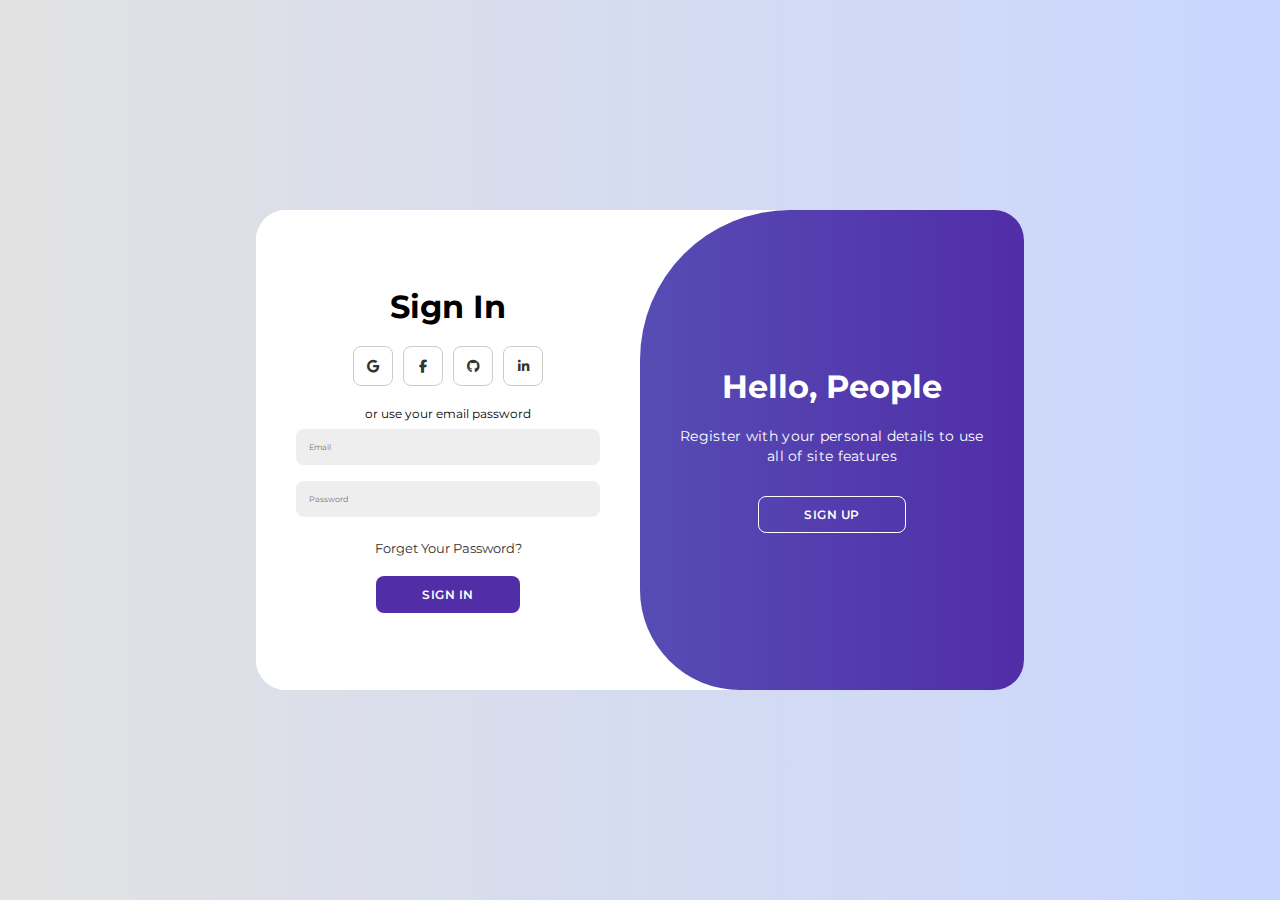
<file: web login bahri/index.html>
<!DOCTYPE html>
<html lang="en">
<head>
    <meta charset="UTF-8">
    <meta name="viewport" content="width=device-width, initial-scale=1.0">
    <link rel="stylesheet" href="https://cdnjs.cloudflare.com/ajax/libs/font-awesome/6.4.2/css/all.min.css">
    <link rel="stylesheet" href="style.css">
    <title>Login | bayu</title>
</head>
<body>
    
<div class="container" id="container">
    <div class="form-container sign-up">
        <form>
            <h1>Create Account</h1>
            <div class="social-icons">
                <a href="#" class="icon"><i class="fa-brands fa-google"></i></a>
                <a href="#" class="icon"><i class="fa-brands fa-facebook-f"></i></a>
                <a href="#" class="icon"><i class="fa-brands fa-github"></i></a>
                <a href="#" class="icon"><i class="fa-brands fa-linkedin-in"></i></a>
            </div>
            <span>or use your email for registeration</span>
            <input type="text" placeholder="Name">
            <input type="email" placeholder="Email">
            <input type="password" placeholder="Password">
            <button>Sign Up</button>
        </form>
    </div>
    <div class="form-container sign-in">
        <form>
            <h1>Sign In</h1>
            <div class="social-icons">
                <a href="#" class="icon"><i class="fa-brands fa-google"></i></a>
                <a href="#" class="icon"><i class="fa-brands fa-facebook-f"></i></a>
                <a href="#" class="icon"><i class="fa-brands fa-github"></i></a>
                <a href="#" class="icon"><i class="fa-brands fa-linkedin-in"></i></a>
            </div>
            <span>or use your email password</span>
            <input type="email" placeholder="Email">
            <input type="password" placeholder="Password">
            <a href="#">Forget Your Password?</a>
            <button>Sign In</button>
        </form>
    </div>
    <div class="toggle-container">
        <div class="toggle">
            <div class="toggle-panel toggle-left">
                <h1>Welcome Back!</h1>
                <p>Enter your personal details to use all of site features</p>
                <button class="hidden" id="login">Sign In</button>
            </div>
            <div class="toggle-panel toggle-right">
                <h1>Hello, People</h1>
                <p>Register with your personal details to use all of site features</p>
                <button class="hidden" id="register">Sign Up</button>
            </div>
        </div>
    </div>
</div>
   
   
    <script src="script.js"></script>
</body>
</html>
</file>
<file: web login bahri/style.css>
@import url('https://fonts.googleapis.com/css2?family=Montserrat:ital,wght@0,100..900;1,100..900&display=swap');

* {
    margin: 0;
    padding:0;
    box-sizing: border-box;
    font-family: 'montserrat', sans-serif;
}

body {
    background-color: #c9d6ff;
    background: linear-gradient(to right, #e2e2e2, #c9d6ff );
    display: flex;
    align-items: center;
    justify-content: center;
    flex-direction: column;
    height: 100vh;
}

.container {
    background-color: #fff;
    border-radius: 30px;
    box-sizing: 0 5px 15px rgba (0, 0, 0, 0.35);
    position: relative;
    overflow: hidden;
    width: 768px;
    max-width: 100%;
    min-height: 480px;
}

.container p {
    font-size: 14px;
    line-height: 20px;
    letter-spacing: 0.3px;
    margin: 20px 0;
}

.container span {
    font-size: 12px;
}

.container a {
    color: #333;
    font-size: 13px;
    text-decoration: none;
    margin: 15px 0 10px;
}

.container button {
    background-color: #512da8;
    color: #fff;
    font-size: 12px;
    padding: 10px 45px;
    border: 1px solid transparent;
    border-radius: 8px;
    font-weight: 600;
    letter-spacing: 0.5px;
    text-transform: uppercase;
    margin-top: 10px;
    cursor: pointer;
}

.container button.hidden {
    background-color: transparent;
    border-color: #fff;
}

.container form {
    background-color: #fff;
    display: flex;
    align-items: center;
    justify-content: center;
    flex-direction: column;
    padding: 0 40px;
    height: 100%;
}

.container input{
    background-color: #eee;
    border: none;
    margin: 8px 0;
    padding: 13px;
    font-size: 8px;
    border-radius: 8px;
    width: 100%;
    outline: none;
}

.form-container {
    position: absolute;
    top: 0;
    height: 100%;
    transition: all 0.6s ease-in-out;
}

.sign-in {
    left: 0;
    width: 50%;
    z-index: 2;
}

.container.active .sign-in {
    transform: translateX(100%);
}

.sign-up {
    left: 0;
    width: 50%;
    opacity: 0;
    z-index: 1;
}

.container.container.active .sign-up {
    transform: translateX(100%);
    opacity: 1;
    z-index: 5;
    animation: move 0.6s;
}

@keyframes move {
    0%, 49.99% {
        opacity: 0;
        z-index: 1;
    }
    50%, 100%{
        opacity: 1;
        z-index: 5;
    }
}

.social-icons {
    margin: 20px 0;
}

.social-icons a {
    border: 1px solid #ccc;
    border-radius: 20%;
    display: inline-flex;
    justify-content: center;
    align-items: center;
    margin: 0 3px;
    width: 40px;
    height: 40px;
}

.toggle-container {
    position: absolute;
    top: 0;
    left: 50%;
    width: 50%;
    height: 100%;
    overflow: hidden;
    transition: all 0.6s ease-in-out;
    border-radius: 150px 0 0 100px;
    z-index: 1000;
}

.container.active .toggle-container {
    transform: translateX(-100%);
    border-radius: 0 150px 100px 0;
}

.toggle {
    background-color: #512da8;
    height: 100%;
    background:linear-gradient(to right, #5c6bc0,#512da8);
    color: #fff;
    position: relative;
    left: -100%;
    height: 100%;
    width: 200%;
    transform: translateX(0);
    transition: all 0.6ss ease-in-out;
}

.container.active .toggle {
    transform: translateX(50%);
}

.toggle-panel {
    position: absolute;
    width: 50%;
    height: 100%;
    display: flex;
    align-items: center;
    justify-content: center;
    flex-direction: column;
    padding: 0 30px;
    text-align: center;
    top: 0;
    transform: translateX(0);
    transition: all 0.6s ease-in-out;
}

.toggle-left {
    transform: translateX(-200%);
}

.container.active .toggle-left {
    transform: translateX(0);
}

.toggle-right {
    right: 0;
    transform: translateX(0);
}

.container.active .toggle-right{
    transform: translateX(200%);
}
</file>
